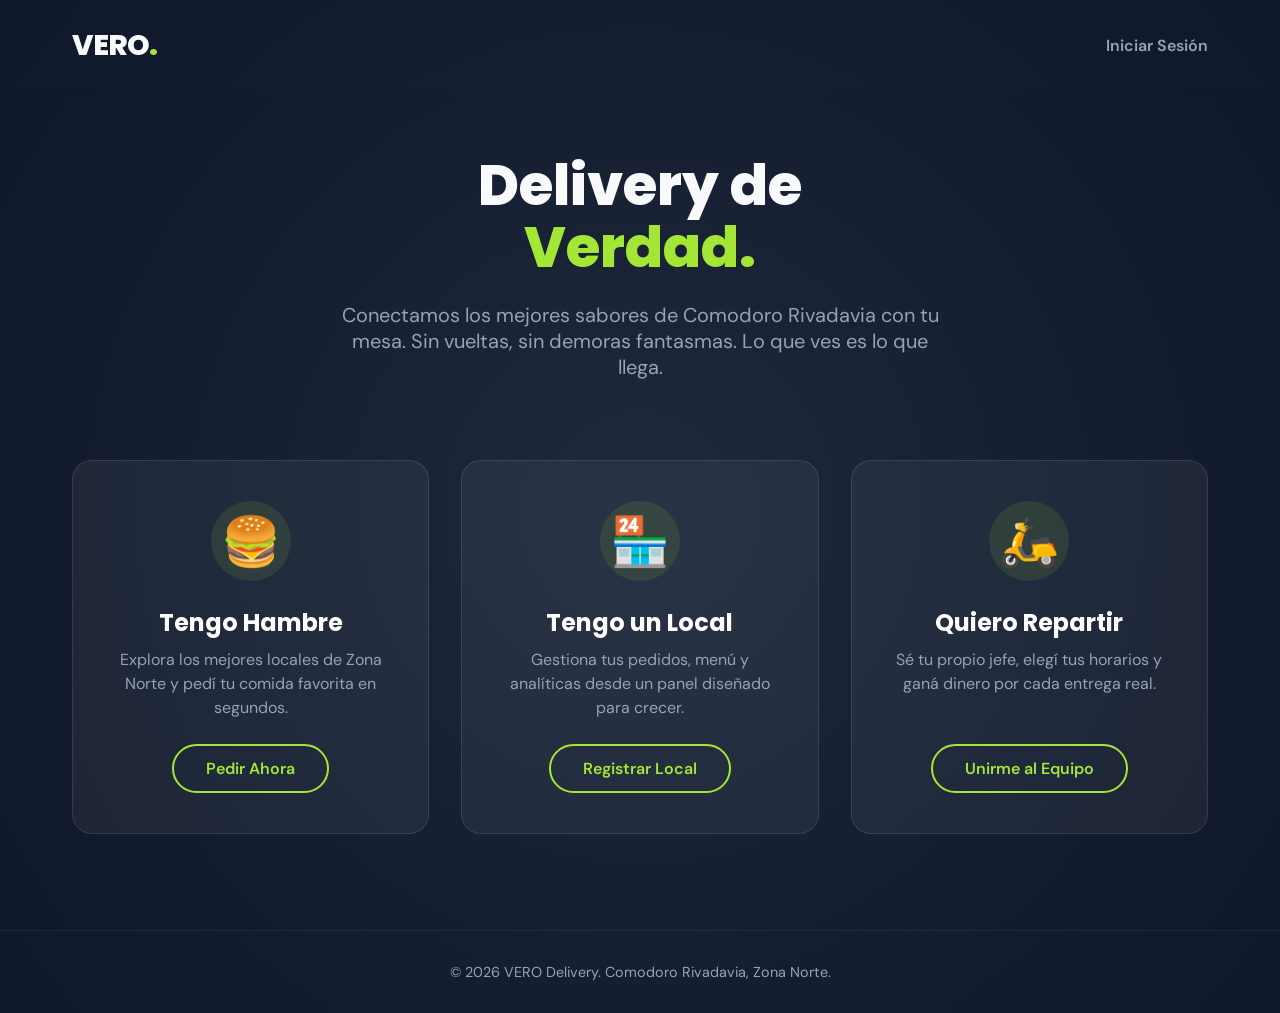
<file: landing.html>
<!DOCTYPE html>
<html lang="es">

<head>
    <meta charset="UTF-8">
    <meta name="viewport" content="width=device-width, initial-scale=1.0">
    <title>VERO | Delivery de Verdad</title>
    <link
        href="https://fonts.googleapis.com/css2?family=Poppins:wght@400;500;600;700;800&family=DM+Sans:wght@400;500;700&display=swap"
        rel="stylesheet">
    <link rel="stylesheet" href="css/base.css">
    <link rel="stylesheet" href="css/components.css">
    <style>
        :root {
            --gray-100: #f1f5f9;
            --gray-400: #94a3b8;
        }

        body {
            display: flex;
            flex-direction: column;
        }

        .navbar {
            padding: 1.5rem 2rem;
            display: flex;
            justify-content: space-between;
            align-items: center;
            max-width: 1200px;
            margin: 0 auto;
            width: 100%;
        }

        .logo-container {
            display: flex;
            align-items: center;
            gap: 10px;
        }

        .logo-img {
            height: 40px;
            /* Placeholder for the logo image uploaded by the user */
        }

        .logo-text {
            font-family: 'Poppins', sans-serif;
            font-weight: 800;
            font-size: 1.8rem;
            letter-spacing: -1px;
        }

        .hero {
            flex: 1;
            display: flex;
            flex-direction: column;
            justify-content: center;
            align-items: center;
            text-align: center;
            padding: 4rem 2rem;
            background: radial-gradient(circle at center, #1e293b 0%, #0F172A 100%);
        }

        .hero-title {
            font-family: 'Poppins', sans-serif;
            font-size: 3.5rem;
            font-weight: 800;
            line-height: 1.1;
            margin-bottom: 1.5rem;
            max-width: 800px;
        }

        .hero-title span {
            color: var(--vero-lime);
        }

        .hero-subtitle {
            font-size: 1.25rem;
            color: var(--gray-400);
            margin-bottom: 3rem;
            max-width: 600px;
        }

        .roles-grid {
            display: grid;
            grid-template-columns: repeat(auto-fit, minmax(280px, 1fr));
            gap: 2rem;
            width: 100%;
            max-width: 1200px;
            padding: 2rem;
        }

        .role-card {
            background: rgba(255, 255, 255, 0.05);
            border: 1px solid rgba(255, 255, 255, 0.1);
            border-radius: 20px;
            padding: 2.5rem;
            text-align: center;
            transition: all 0.3s ease;
            cursor: pointer;
            text-decoration: none;
            color: white;
            display: flex;
            flex-direction: column;
            align-items: center;
        }

        .role-card:hover {
            transform: translateY(-5px);
            background: rgba(255, 255, 255, 0.08);
            border-color: var(--vero-lime);
            box-shadow: 0 10px 30px -10px rgba(163, 230, 53, 0.2);
        }

        .role-icon {
            font-size: 3rem;
            margin-bottom: 1.5rem;
            background: rgba(163, 230, 53, 0.1);
            width: 80px;
            height: 80px;
            display: flex;
            align-items: center;
            justify-content: center;
            border-radius: 50%;
            color: var(--vero-lime);
        }

        .role-title {
            font-family: 'Poppins', sans-serif;
            font-size: 1.5rem;
            font-weight: 700;
            margin-bottom: 0.5rem;
        }

        .role-desc {
            color: var(--gray-400);
            margin-bottom: 1.5rem;
            line-height: 1.5;
        }

        .role-btn {
            margin-top: auto;
            background: transparent;
            border: 2px solid var(--vero-lime);
            color: var(--vero-lime);
            padding: 0.75rem 2rem;
            border-radius: 50px;
            font-weight: 600;
            transition: all 0.3s;
        }

        .role-card:hover .role-btn {
            background: var(--vero-lime);
            color: var(--vero-dark);
        }

        footer {
            text-align: center;
            padding: 2rem;
            color: var(--gray-400);
            font-size: 0.9rem;
            border-top: 1px solid rgba(255, 255, 255, 0.05);
        }

        @media (max-width: 768px) {
            .hero-title {
                font-size: 2.5rem;
            }
        }
    </style>
</head>

<body>
    <!-- Skip Link -->
    <a href="#main-content" class="skip-link">Saltar al contenido</a>

    <nav class="navbar" role="navigation" aria-label="Navegacion principal">
        <div class="logo-container">
            <!-- Using the uploaded logo path logic or text -->
            <span class="logo-text">VERO<span style="color: var(--vero-lime);">.</span></span>
        </div>
        <div>
            <!-- Login Helper -->
            <a href="auth.html" style="color: var(--gray-400); text-decoration: none; font-weight: 600;">Iniciar
                Sesión</a>
        </div>
    </nav>

    <main class="hero" id="main-content" role="main">
        <h1 class="hero-title">
            Delivery de <br>
            <span>Verdad.</span>
        </h1>
        <p class="hero-subtitle">
            Conectamos los mejores sabores de Comodoro Rivadavia con tu mesa. Sin vueltas, sin demoras fantasmas. Lo que
            ves es lo que llega.
        </p>

        <div class="roles-grid">
            <!-- Consumer Card -->
            <a href="auth.html?role=consumer" class="role-card">
                <div class="role-icon">🍔</div>
                <h3 class="role-title">Tengo Hambre</h3>
                <p class="role-desc">Explora los mejores locales de Zona Norte y pedí tu comida favorita en segundos.
                </p>
                <div class="role-btn">Pedir Ahora</div>
            </a>

            <!-- Commerce Card -->
            <a href="auth.html?role=commerce" class="role-card">
                <div class="role-icon">🏪</div>
                <h3 class="role-title">Tengo un Local</h3>
                <p class="role-desc">Gestiona tus pedidos, menú y analíticas desde un panel diseñado para crecer.</p>
                <div class="role-btn">Registrar Local</div>
            </a>

            <!-- Driver Card -->
            <a href="auth.html?role=driver" class="role-card">
                <div class="role-icon">🛵</div>
                <h3 class="role-title">Quiero Repartir</h3>
                <p class="role-desc">Sé tu propio jefe, elegí tus horarios y ganá dinero por cada entrega real.</p>
                <div class="role-btn">Unirme al Equipo</div>
            </a>
        </div>
    </main>

    <footer>
        <p>© 2026 VERO Delivery. Comodoro Rivadavia, Zona Norte.</p>
    </footer>

</body>

</html>
</file>
<file: css/base.css>
/* ==========================================
   VERO BASE STYLES
   Shared variables, reset, body, header, spinner, empty-state, animations
   ========================================== */

:root {
    --vero-dark: #0F172A;
    --vero-card: #1E293B;
    --vero-lime: #a3e635;
    --vero-lime-hover: #84cc16;

    --primary: #a3e635;
    --primary-dark: #84cc16;
    --primary-light: #bef264;
    --accent: #F59E0B;
    --success: #10B981;
    --danger: #EF4444;
    --dark: #0F172A;
    --gray: #94a3b8;
    --light: #F8FAFC;
    --white: #FFFFFF;

    --shadow-sm: 0 1px 2px 0 rgba(0, 0, 0, 0.3);
    --shadow: 0 4px 6px -1px rgba(0, 0, 0, 0.3);
    --shadow-lg: 0 20px 25px -5px rgba(0, 0, 0, 0.3);
    --shadow-xl: 0 25px 50px -12px rgba(0, 0, 0, 0.5);
}

* {
    margin: 0;
    padding: 0;
    box-sizing: border-box;
}

body {
    font-family: 'DM Sans', -apple-system, BlinkMacSystemFont, 'Segoe UI', sans-serif;
    background: radial-gradient(circle at center, #1e293b 0%, #0F172A 100%);
    color: #F8FAFC;
    min-height: 100vh;
}

/* Header */
.header {
    background: rgba(15, 23, 42, 0.8);
    backdrop-filter: blur(12px);
    border-bottom: 1px solid rgba(255, 255, 255, 0.1);
    color: white;
    position: sticky;
    top: 0;
    z-index: 100;
}

.header-content {
    max-width: 1400px;
    margin: 0 auto;
    padding: 1.25rem 1.5rem;
    display: flex;
    align-items: center;
    justify-content: space-between;
}

.logo {
    font-family: 'Poppins', sans-serif;
    font-size: 1.75rem;
    font-weight: 800;
    display: flex;
    align-items: center;
    gap: 0.75rem;
}

/* Loading & Spinner */
.loading {
    display: flex;
    justify-content: center;
    align-items: center;
    padding: 3rem;
}

.spinner {
    width: 50px;
    height: 50px;
    border: 4px solid rgba(248, 250, 252, 0.2);
    border-top-color: var(--primary);
    border-radius: 50%;
    animation: spin 1s linear infinite;
}

@keyframes spin {
    to { transform: rotate(360deg); }
}

/* Empty State */
.empty-state {
    text-align: center;
    padding: 4rem 2rem;
    color: var(--gray);
}

.empty-icon {
    font-size: 5rem;
    opacity: 0.3;
    margin-bottom: 1rem;
}

/* Animations */
@keyframes fadeIn {
    from { opacity: 0; }
    to { opacity: 1; }
}

@keyframes fadeInUp {
    from { opacity: 0; transform: translateY(20px); }
    to { opacity: 1; transform: translateY(0); }
}

@keyframes slideUp {
    from { opacity: 0; transform: translateY(20px); }
    to { opacity: 1; transform: translateY(0); }
}

/* Modal Overlay Base */
.modal-overlay {
    display: none;
    position: fixed;
    top: 0;
    left: 0;
    width: 100%;
    height: 100%;
    background: rgba(15, 23, 42, 0.7);
    backdrop-filter: blur(8px);
    z-index: 1000;
    align-items: center;
    justify-content: center;
    padding: 1rem;
}

.modal-overlay.active {
    display: flex;
}

/* Skip Link */
.skip-link {
    position: absolute;
    top: -100%;
    left: 1rem;
    background: var(--primary);
    color: var(--dark);
    padding: 0.75rem 1.5rem;
    border-radius: 0 0 8px 8px;
    font-weight: 700;
    z-index: 10000;
    text-decoration: none;
    transition: top 0.2s ease;
}

.skip-link:focus {
    top: 0;
}

/* Reduced Motion */
@media (prefers-reduced-motion: reduce) {
    *, *::before, *::after {
        animation-duration: 0.01ms !important;
        animation-iteration-count: 1 !important;
        transition-duration: 0.01ms !important;
    }
}
</file>
<file: css/components.css>
/* ==========================================
   VERO SHARED COMPONENTS
   Buttons, forms, inputs, cards, modals
   ========================================== */

/* ---- Buttons ---- */
.btn {
    padding: 1rem;
    border: none;
    border-radius: 12px;
    font-weight: 700;
    cursor: pointer;
    transition: all 0.3s ease;
    font-family: inherit;
    font-size: inherit;
}

.btn:hover {
    transform: translateY(-2px);
    box-shadow: 0 4px 12px rgba(0, 0, 0, 0.15);
}

.btn-primary {
    background: var(--primary);
    color: var(--dark);
}

.btn-primary:hover {
    background: var(--primary-dark);
}

.btn-accept {
    background: var(--success);
    color: white;
}

.btn-reject {
    background: var(--danger);
    color: white;
}

.btn-outline {
    background: transparent;
    border: 1px solid rgba(255, 255, 255, 0.2);
    color: white;
}

.btn-outline:hover {
    background: rgba(255, 255, 255, 0.1);
}

.btn-danger {
    background: rgba(239, 68, 68, 0.1);
    color: var(--danger);
    border: 1px solid var(--danger);
}

.btn-danger:hover {
    background: rgba(239, 68, 68, 0.2);
}

/* ---- Forms ---- */
.form-group {
    margin-bottom: 1rem;
}

.form-label {
    display: block;
    font-size: 0.875rem;
    font-weight: 600;
    margin-bottom: 0.5rem;
    color: var(--gray);
}

.form-input,
.input-dark {
    width: 100%;
    padding: 0.75rem;
    background: rgba(15, 23, 42, 0.6);
    border: 1px solid rgba(255, 255, 255, 0.1);
    border-radius: 8px;
    color: white;
    font-family: inherit;
    transition: all 0.2s;
}

.form-input:focus,
.input-dark:focus {
    border-color: var(--primary);
    outline: none;
    box-shadow: 0 0 0 2px rgba(163, 230, 53, 0.2);
}

/* ---- Cards ---- */
.card {
    background: rgba(30, 41, 59, 0.8);
    border: 1px solid rgba(255, 255, 255, 0.1);
    border-radius: 16px;
    padding: 1.5rem;
    transition: all 0.3s ease;
}

.card:hover {
    box-shadow: 0 8px 24px rgba(0, 0, 0, 0.12);
}

/* ---- Badges ---- */
.badge {
    padding: 0.375rem 0.75rem;
    border-radius: 50px;
    font-size: 0.75rem;
    font-weight: 700;
}

.badge-success {
    background: rgba(16, 185, 129, 0.15);
    color: var(--success);
}

.badge-warning {
    background: rgba(245, 158, 11, 0.15);
    color: var(--accent);
}

.badge-danger {
    background: rgba(239, 68, 68, 0.15);
    color: var(--danger);
}

/* ---- Modal Buttons ---- */
.modal-buttons {
    display: flex;
    gap: 1rem;
    margin-top: 2rem;
    justify-content: flex-end;
}
</file>
